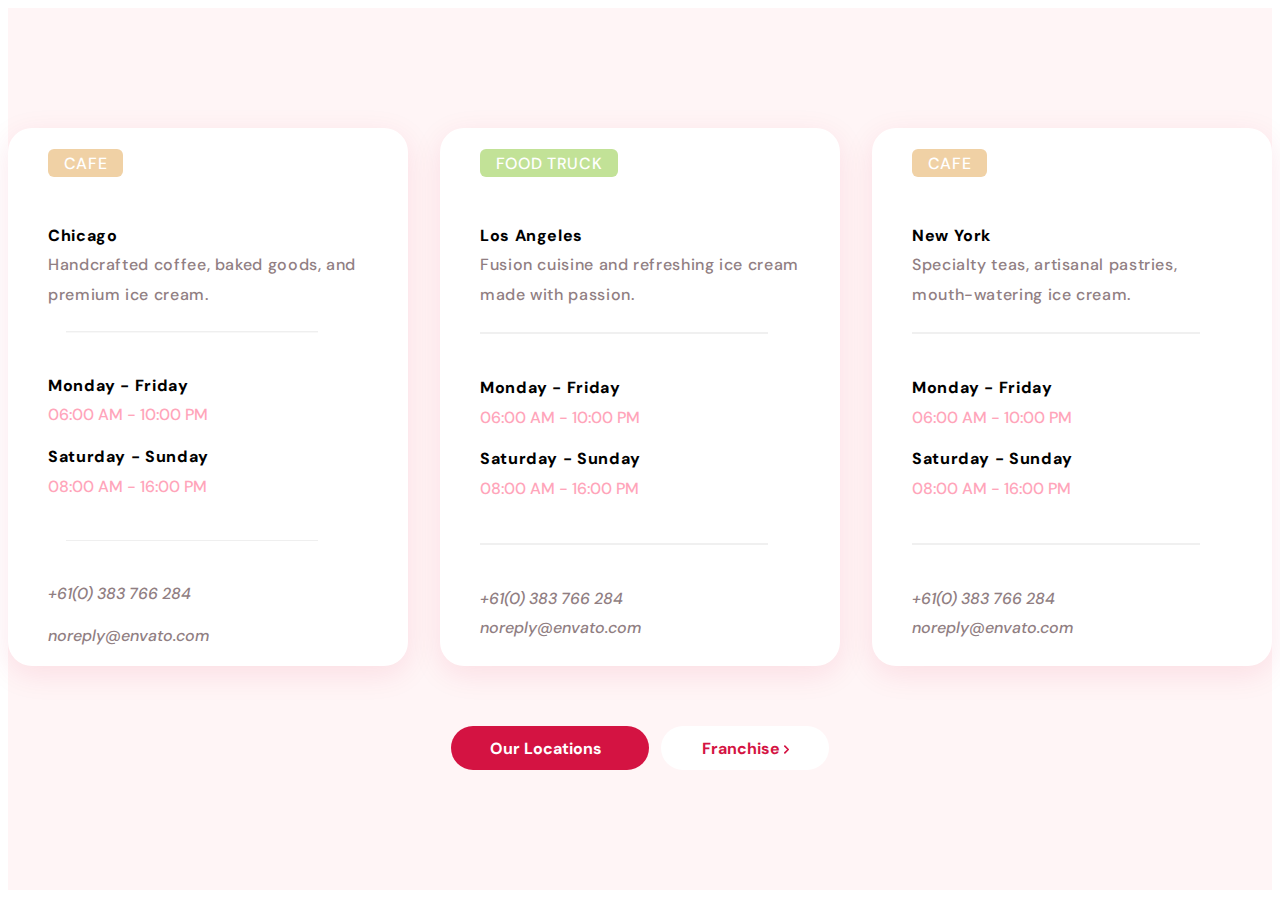
<file: index.html>
<!DOCTYPE html>
<html lang="en">
  <head>
    <meta charset="UTF-8">
    <meta name="viewport" content="width=device-width, initial-scale=1.0">
    <link rel="preconnect" href="https://fonts.googleapis.com">
    <link rel="preconnect" href="https://fonts.gstatic.com" crossorigin>
    <link
      href="https://fonts.googleapis.com/css2?family=DM+Sans:ital,opsz,wght@0,9..40,100..1000;1,9..40,100..1000&family=Titan+One&display=swap"
      rel="stylesheet">
    <link
      rel="stylesheet"
      href="https://cdnjs.cloudflare.com/ajax/libs/modern-normalize/2.0.0/modern-normalize.min.css"
      integrity="sha512-4xo8blKMVCiXpTaLzQSLSw3KFOVPWhm/TRtuPVc4WG6kUgjH6J03IBuG7JZPkcWMxJ5huwaBpOpnwYElP/m6wg=="
      crossorigin="anonymous"
      referrerpolicy="no-referrer">

    <title>IceCream</title>

    <link rel="stylesheet" href="./css/styles.css">
  </head>
  <body>
  <!--Contacts-->
  <section class="contacts-section">
    <div class="contacts-container">
      <div class="contacts-individuals">
        <h4 class="contacts-place-cafe">CAFE</h4>
        <div>
          <p class="contacts-city-days">Chicago</p>
          <p class="contacts-text">
            Handcrafted coffee, baked goods, and premium ice cream.
          </p>
        </div>
        <svg class="contacts-bar">
          <use href="./images/icons.svg#contacts-bar"></use>
        </svg>

        <ul class="list contacts-list-space">
          <li>
            <p class="contacts-city-days">Monday - Friday</p>
            <span class="contacts-hours">06:00 AM - 10:00 PM</span>
          </li>
          <li>
            <p class="contacts-city-days">Saturday - Sunday</p>
            <span class="contacts-hours">08:00 AM - 16:00 PM</span>
          </li>
        </ul>

        <svg class="contacts-bar">
          <use href="./images/icons.svg#contacts-bar"></use>
        </svg>
        <address>
          <ul class="list contacts-list-space">
            <li>
              <a class="link address-style" href="tel:+61(0) 383 766 284"
                >+61(0) 383 766 284</a
              >
            </li>
            <li>
              <a class="link address-style" href="mailto:noreply@envato.com"
                >noreply@envato.com</a
              >
            </li>
          </ul>
        </address>
      </div>
      <div class="contacts-individuals">
        <h4 class="contacts-place-foodtruck">FOOD TRUCK</h4>
        <div>
          <p class="contacts-city-days">Los Angeles</p>
          <p class="contacts-text">
            Fusion cuisine and refreshing ice cream made with passion.
          </p>
        </div>

        <svg class="contacts-bar">
          <use href="./images/icons.svg#contacts-bar"></use>
        </svg>
        <ul class="list contacts-list-space">
          <li>
            <p class="contacts-city-days">Monday - Friday</p>
            <span class="contacts-hours">06:00 AM - 10:00 PM</span>
          </li>
          <li>
            <p class="contacts-city-days">Saturday - Sunday</p>
            <span class="contacts-hours">08:00 AM - 16:00 PM</span>
          </li>
        </ul>
        <svg class="contacts-bar">
          <use href="./images/icons.svg#contacts-bar"></use>
        </svg>
        <address>
          <ul class="list">
            <li>
              <a class="link address-style" href="tel:+61(0) 383 766 284"
                >+61(0) 383 766 284</a
              >
            </li>
            <li>
              <a class="link address-style" href="mailto:noreply@envato.com"
                >noreply@envato.com</a
              >
            </li>
          </ul>
        </address>
      </div>
      <div class="contacts-individuals">
        <h4 class="contacts-place-cafe">CAFE</h4>
        <div>
          <p class="contacts-city-days">New York</p>
          <p class="contacts-text">
            Specialty teas, artisanal pastries, mouth-watering ice cream.
          </p>
        </div>
        <svg class="contacts-bar">
          <use href="./images/icons.svg#contacts-bar"></use>
        </svg>
        <ul class="list contacts-list-space">
          <li>
            <p class="contacts-city-days">Monday - Friday</p>
            <span class="contacts-hours">06:00 AM - 10:00 PM</span>
          </li>
          <li>
            <p class="contacts-city-days">Saturday - Sunday</p>
            <span class="contacts-hours">08:00 AM - 16:00 PM</span>
          </li>
        </ul>
        <svg class="contacts-bar">
          <use href="./images/icons.svg#contacts-bar"></use>
        </svg>
        <address>
          <ul class="list">
            <li>
              <a class="link address-style" href="tel:+61(0) 383 766 284"
                >+61(0) 383 766 284</a
              >
            </li>
            <li>
              <a class="link address-style" href="mailto:noreply@envato.com"
                >noreply@envato.com</a
              >
            </li>
          </ul>
        </address>
      </div>
    </div>
    <div class="contacts-buttons">
      <button type="button" class="contacts-location-button">
        Our Locations
        <svg width="5" height="9" fill="white">
          <use href="./images/icons.svg#icon-Vector"></use>
        </svg></button
      ><button type="button" class="contacts-franchise-button">
        Franchise
        <svg width="5" height="9">
          <use href="./images/icons.svg#button-vector"></use>
        </svg>
      </button>
    </div>
  </section>
</body>
</html>
</file>
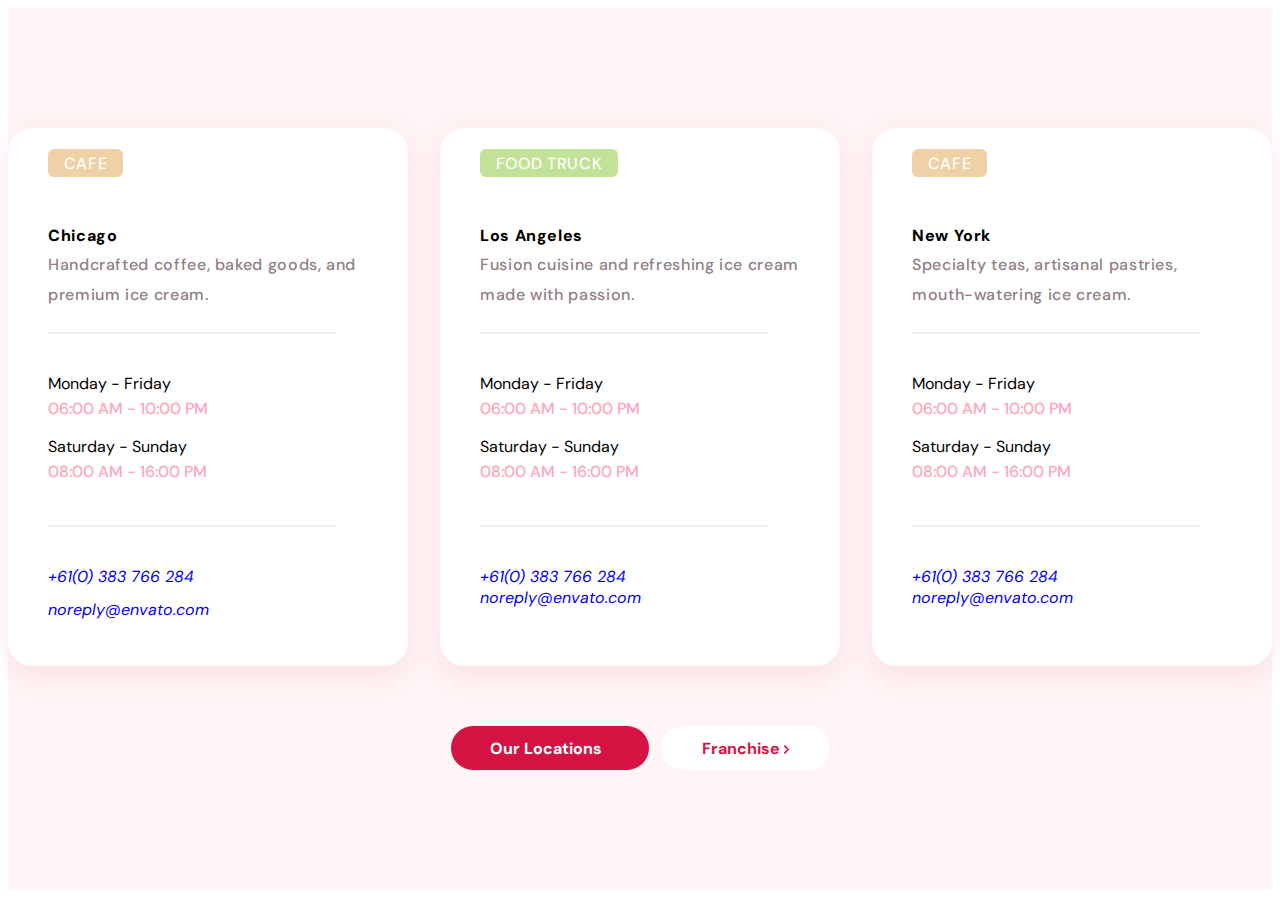
<file: contacts.html>
<!DOCTYPE html>
<html lang="en">
  <head>
    <meta charset="UTF-8">
    <meta name="viewport" content="width=device-width, initial-scale=1.0">
    <link rel="preconnect" href="https://fonts.googleapis.com">
    <link rel="preconnect" href="https://fonts.gstatic.com" crossorigin>
    <link
      href="https://fonts.googleapis.com/css2?family=DM+Sans:ital,opsz,wght@0,9..40,100..1000;1,9..40,100..1000&family=Titan+One&display=swap"
      rel="stylesheet">
    <link
      rel="stylesheet"
      href="https://cdnjs.cloudflare.com/ajax/libs/modern-normalize/2.0.0/modern-normalize.min.css"
      integrity="sha512-4xo8blKMVCiXpTaLzQSLSw3KFOVPWhm/TRtuPVc4WG6kUgjH6J03IBuG7JZPkcWMxJ5huwaBpOpnwYElP/m6wg=="
      crossorigin="anonymous"
      referrerpolicy="no-referrer">

    <title>IceCream</title>

    <link rel="stylesheet" href="./css/styles.css">
  </head>
  <body>
    <!--Contacts-->
    <section class="contacts-section">
        <div class="contacts-container">
          <div class="contacts-individuals">
            <h4 class="contacts-place-cafe">CAFE</h4>
            <div>
              <p class="contacts-city-days">Chicago</p>
              <p class="contacts-text">
                Handcrafted coffee, baked goods, and premium ice cream.
              </p>
            </div>
            <svg width="288" height="4">
              <use href="./images/icons.svg#contacts-bar"></use>
            </svg>
  
            <ul class="list contacts-list-space">
              <li>
                <p class="contacts-date">Monday - Friday</p>
                <span class="contacts-hours">06:00 AM - 10:00 PM</span>
              </li>
              <li>
                <p class="contacts-date">Saturday - Sunday</p>
                <span class="contacts-hours">08:00 AM - 16:00 PM</span>
              </li>
            </ul>
  
            <svg width="288" height="4" fill="red">
              <use href="./images/icons.svg#contacts-bar"></use>
            </svg>
            <address>
              <ul class="list contacts-list-space">
                <li>
                  <a class="link address-type" href="tel:+61(0)383766284"
                    >+61(0) 383 766 284</a
                  >
                </li>
                <li>
                  <a class="link address-type" href="mailto:noreply@envato.com"
                    >noreply@envato.com</a
                  >
                </li>
              </ul>
            </address>
          </div>
          <div class="contacts-individuals">
            <h4 class="contacts-place-foodtruck">FOOD TRUCK</h4>
            <div>
              <p class="contacts-city-days">Los Angeles</p>
              <p class="contacts-text">
                Fusion cuisine and refreshing ice cream made with passion.
              </p>
            </div>
  
            <svg width="288" height="4">
              <use href="./images/icons.svg#contacts-bar"></use>
            </svg>
            <ul class="list contacts-list-space">
              <li>
                <p class="contacts-date">Monday - Friday</p>
                <span class="contacts-hours">06:00 AM - 10:00 PM</span>
              </li>
              <li>
                <p class="contacts-date">Saturday - Sunday</p>
                <span class="contacts-hours">08:00 AM - 16:00 PM</span>
              </li>
            </ul>
            <svg width="288" height="4">
              <use href="./images/icons.svg#contacts-bar"></use>
            </svg>
            <address>
              <ul class="list">
                <li>
                  <a class="link address-type" href="tel:+61(0)383766284"
                    >+61(0) 383 766 284</a
                  >
                </li>
                <li>
                  <a class="link address-type" href="mailto:noreply@envato.com"
                    >noreply@envato.com</a
                  >
                </li>
              </ul>
            </address>
          </div>
          <div class="contacts-individuals">
            <h4 class="contacts-place-cafe">CAFE</h4>
            <div>
              <p class="contacts-city-days">New York</p>
              <p class="contacts-text">
                Specialty teas, artisanal pastries, mouth-watering ice cream.
              </p>
            </div>
            <svg width="288" height="4">
              <use href="./images/icons.svg#contacts-bar"></use>
            </svg>
            <ul class="list contacts-list-space">
              <li>
                <p class="contacts-date">Monday - Friday</p>
                <span class="contacts-hours">06:00 AM - 10:00 PM</span>
              </li>
              <li>
                <p class="contacts-date">Saturday - Sunday</p>
                <span class="contacts-hours">08:00 AM - 16:00 PM</span>
              </li>
            </ul>
            <svg width="288" height="4">
              <use href="./images/icons.svg#contacts-bar"></use>
            </svg>
            <address>
              <ul class="list">
                <li>
                  <a class="link address-type" href="tel:+61(0)383766284"
                    >+61(0) 383 766 284</a
                  >
                </li>
                <li>
                  <a class="link address-type" href="mailto:noreply@envato.com"
                    >noreply@envato.com</a
                  >
                </li>
              </ul>
            </address>
          </div>
        </div>
        <div class="contacts-buttons">
          <button type="button" class="contacts-location-button">
            Our Locations
            <svg width="5" height="9" fill="white">
              <use href="./images/icons.svg#icon-Vector"></use>
            </svg></button
          ><button type="button" class="contacts-franchise-button">
            Franchise
            <svg width="5" height="9">
              <use href="./images/icons.svg#button-vector"></use>
            </svg>
          </button>
        </div>
      </section>
</body>
</html>
</file>
<file: css/styles.css>
body{
    font-family:'DM Sans','Titan One';
    font-style: normal;
    line-height: normal;
}

p{
    margin: 0;
}

.link{
    text-decoration: none;
}

.list {
    list-style: none;
    padding: 0;
}

    /* .container{
        width: 1280px;
    } */

    /*Contacts Side*/

.contacts-section{
    background: #FFF5F6;
    display: flex;
        flex-direction: column;
        justify-content: center;
    }
    
    .contacts-container{
        display: flex;
        flex-direction: column;
        justify-content: center;
        align-items: center;
        gap:32px;
        margin-top:120px;
        padding-bottom: 60px;
    }
    
    .contacts-individuals{
        /* width: 368px;
        height: 538px; */
        width: 280px;
        border-radius: 24px;
        background: #FFF;
        box-shadow: 0px 8px 30px 0px rgba(212, 20, 67, 0.10);
        padding-left: 40px;
        padding-right: 40px;
        display: flex;
        flex-direction: column;
        gap:22px;
        transition: box-shadow ;
    }
    
    
    .contacts-individuals:hover{
                box-shadow: 0 0 20px rgba(33, 33, 33, .4);
            
    }
    
    .address-style{
        color: #907E82;
        font-family: "DM Sans";
        font-size: 16px;
        font-weight: 500;
        line-height: 183%;
    }
    
    .contacts-place-cafe{
        width: 75.103px;
        height: 28px;
        border-radius: 6px;
        background: #F0D1A5;
        color: #fff; 
        text-align: center;
        font-family: "DM Sans";
        font-size: 16px;
        font-weight: 500;
        line-height: 186%;
        letter-spacing: 0.64px;
    }
    
    .contacts-place-foodtruck{
        width: 138px;
        height: 28px;
        border-radius: 6px;
        background: #C2E297;
        color: #fff;
        text-align: center;
        font-family: "DM Sans";
        font-size: 16px;
        font-weight: 500;
        line-height: 186%;
        letter-spacing: 0.64px;
    }
    
    .contacts-city-days{
        color: #000;
        font-family: "DM Sans";
        font-size: 16px;
        font-weight: 800;
        line-height: 186%;
        letter-spacing: 0.64px;
    }
    
    .contacts-text{
        color: #907E82;
        font-family: "DM Sans";
        font-size: 16px;
        font-weight: 500;
        line-height: 183%;
        letter-spacing: 0.64px;
    }
    
    .contacts-hours{
        color: #FFA5BA;
        font-family: "DM Sans";
        font-size: 16px;
        font-weight: 500;
        line-height: 186%;
    }
    
    .contacts-list-space{
        display: flex;
        flex-direction: column;
        gap: 12px;
    }
    
    .contacts-bar{
        width: 216px;
        height: 4px;
    }
    
    .contacts-buttons{
        display: flex;
        justify-content: center;
        align-items: center;
        gap:12px;
        padding-bottom:120px;
        background: #FFF5F6;
    }
    
    .contacts-location-button{
        width: 198px;
        height: 44px;
        border-radius: 22px;
        background: #D41342;
        color: #FFF;
        text-align: center;
        font-family: "DM Sans";
        font-size: 16px;
        font-weight: 700;
        border: none;
        transition: transform 250ms;
    }
    
    .contacts-location-button:hover {
        transform: translateY(-0.50em);
    }
    
    .contacts-franchise-button{
        width: 168px;
        height: 44px;
        border-radius: 22px;
        background: #FFF;
        color: #D41443;
        text-align: center;
        font-family: "DM Sans";
        font-size: 16px;
        font-weight: 700;
        border: none;
        transition: transform 250ms;
    }
    
    .contacts-franchise-button:hover { 
        transform: translateY(-0.50em);
        background: #ECEBEB;
    }

    /*responsive*/

    @media screen and (width >=768px){
    
        
        
            .contacts-container {
                display: flex;
                flex-direction: row;
                justify-content: center;
                align-items: center;
                
            }
        
            .contacts-individuals {
                width: 224px;
                height: 528px;
                padding-left: 20px;
                padding-right: 20px;
            }
        
            .address-style {
             
                font-size: 14px;
                font-weight: 500;
                line-height: 183%;
            }
        
            .address-style:hover{
                color: #D41443;
            }
        
            .contacts-place-cafe {
                font-size: 16px;
                font-weight: 500;
                line-height: 186%;
                letter-spacing: 0.64px;
            }
        
            .contacts-place-foodtruck {
                font-size: 16px;
                font-weight: 500;
                line-height: 186%;
                letter-spacing: 0.64px;
            }
        
            .contacts-city-days {
                font-size: 14px;
                font-weight: 500;
                line-height: 186%;
                letter-spacing: 0.56px;
            }
        
            .contacts-text {
                font-size: 14px;
                font-weight: 500;
                line-height: 166%;
                letter-spacing: 0.56px;
            }
        
            .contacts-hours {
                color: #FFA5BA;
                font-family: "DM Sans";
                font-size: 14px;
                font-weight: 500;
                line-height: 186%;
            }
        
            .contacts-bar {
                width: 160px;
                height: 4px;
            }
        
            .contacts-location-button {
                width: 191px;     
            }
        
            .contacts-franchise-button {
                width: 174px;       
            }
        
            
        }
        
        @media screen and (width >=1158px){
        
            
            
                .contacts-section {
                    background: #FFF5F6;
                    display: flex;
                    flex-direction: column;
                    justify-content: center;
                }
            
                .contacts-container {
                    display: flex;
                    flex-direction: row;
                    justify-content: center;
                    align-items: center;
                    gap: 32px;
                    margin-top: 120px;
                    padding-bottom: 60px;
                }
            
                .contacts-individuals {
                    width: 368px;
                height: 538px;
                    border-radius: 24px;
                    background: #FFF;
                    box-shadow: 0px 8px 30px 0px rgba(212, 20, 67, 0.10);
                    padding-left: 40px;
                    padding-right: 40px;
                    display: flex;
                    flex-direction: column;
                    gap: 22px;
                }
            
                .address-style {
                    color: #907E82;
                    font-family: "DM Sans";
                    font-size: 16px;
                    font-weight: 500;
                    line-height: 183%;
                }
            
                .contacts-place-cafe {
                    width: 75.103px;
                    height: 28px;
                    border-radius: 6px;
                    background: #F0D1A5;
                    color: #fff;
                    text-align: center;
                    font-family: "DM Sans";
                    font-size: 16px;
                    font-weight: 500;
                    line-height: 186%;
                    letter-spacing: 0.64px;
                }
            
                .contacts-place-foodtruck {
                    width: 138px;
                    height: 28px;
                    border-radius: 6px;
                    background: #C2E297;
                    color: fff;
                    text-align: center;
                    font-family: "DM Sans";
                    font-size: 16px;
                    font-weight: 500;
                    line-height: 186%;
                    letter-spacing: 0.64px;
                }
            
                .contacts-city-days {
                    color: #000;
                    font-family: "DM Sans";
                    font-size: 16px;
                    font-weight: 800;
                    line-height: 186%;
                    letter-spacing: 0.64px;
                }
            
                .contacts-text {
                    color: #907E82;
                    font-family: "DM Sans";
                    font-size: 16px;
                    font-weight: 500;
                    line-height: 183%;
                    letter-spacing: 0.64px;
                }
            
                .contacts-hours {
                    color: #FFA5BA;
                    font-family: "DM Sans";
                    font-size: 16px;
                    font-weight: 500;
                    line-height: 186%;
                }
            
                .contacts-list-space {
                    display: flex;
                    flex-direction: column;
                    gap: 12px;
                }
            
                .contacts-bar {
                    width: 288px;
                    height: 4px;
                }
            
                .contacts-buttons {
                    display: flex;
                    justify-content: center;
                    align-items: center;
                    gap: 12px;
                    padding-bottom: 120px;
                    background: #FFF5F6;
                }
            
                .contacts-location-button {
                    width: 198px;
                    height: 44px;
                    border-radius: 22px;
                    background: #D41342;
                    color: #FFF;
                    text-align: center;
                    font-family: "DM Sans";
                    font-size: 16px;
                    font-weight: 700;
                    border: none;
                }
            
                .contacts-franchise-button {
                    width: 168px;
                    height: 44px;
                    border-radius: 22px;
                    background: #FFF;
                    color: #D41443;
                    text-align: center;
                    font-family: "DM Sans";
                    font-size: 16px;
                    font-weight: 700;
                    border: none;
                }
            
        
        }
</file>
